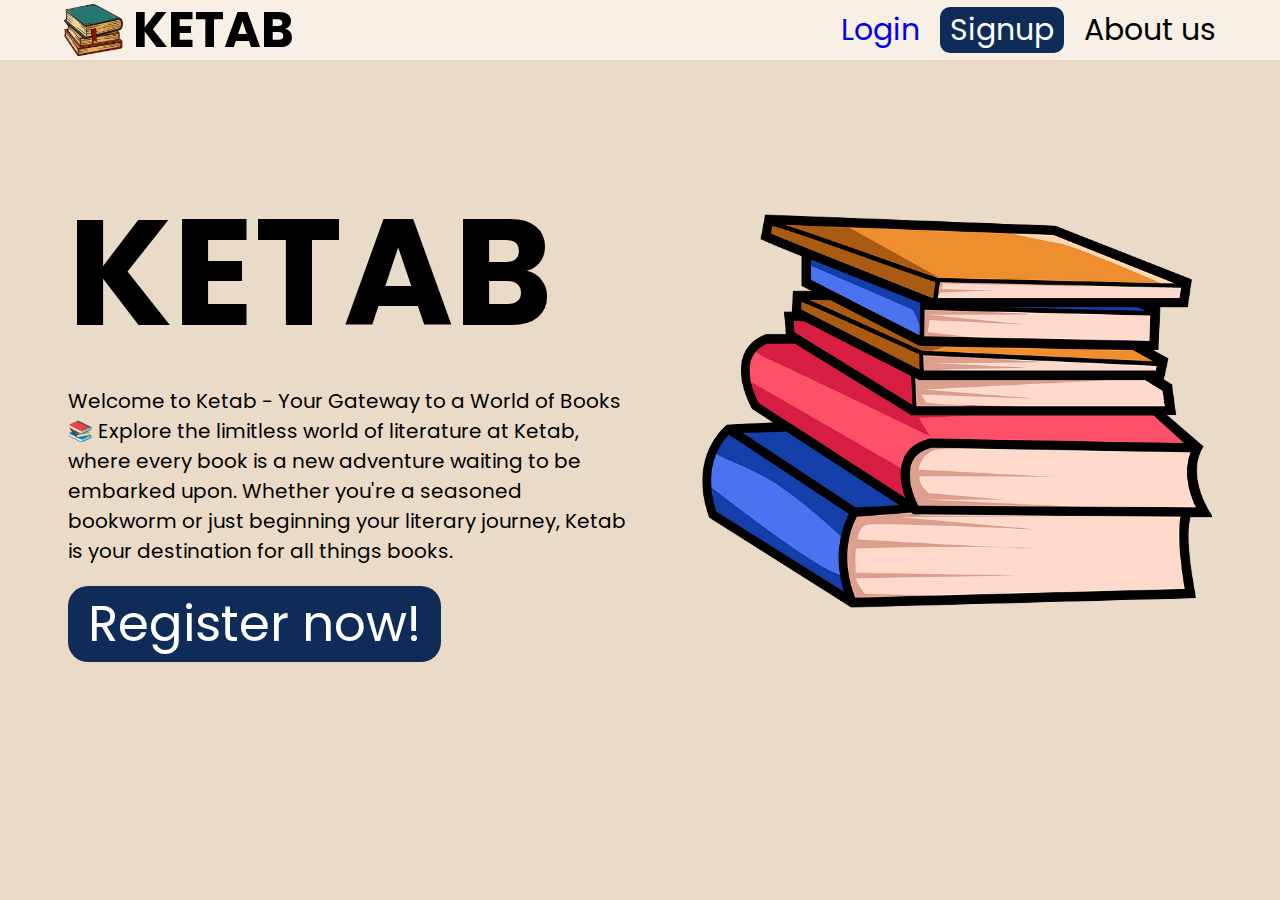
<file: index.html>
<!DOCTYPE html>
<html lang="en">
<head>
    <meta charset="UTF-8">
    <meta name="viewport" content="width=device-width, initial-scale=1.0">
    <title>Document</title>
    <link rel="stylesheet" href="style.css">
    <link rel="preconnect" href="https://fonts.googleapis.com"> 
<link rel="preconnect" href="https://fonts.gstatic.com" crossorigin>
<link href="https://fonts.googleapis.com/css2?family=Poppins:wght@200;300&family=Work+Sans:ital,wght@0,600;1,500&display=swap" rel="stylesheet">
</head>
<body>


    <section>

        <nav>
          <div class="leftside">
            
            <img src="./pngtree-book-clipart-vector-png-image_6653535.png" alt="">
            <h1>KETAB</h1>
          </div>
            <ul>
               <a href="login.php"><li>Login</li></a> 
                <a href="regestration.php"><span><li>Signup</li></span></a>
                <li>About us</li>
            </ul>

        </nav>

    </section>

    <div class="innerbody">

        <div class="leftbody">
            <h1 class="bodytitle">KETAB</h1>
            <p>Welcome to Ketab - Your Gateway to a World of Books<br>

                📚 Explore the limitless world of literature at Ketab, where every book is a new adventure waiting to be embarked upon. Whether you're a seasoned bookworm or just beginning your literary journey, Ketab is your destination for all things books.</p>

                <a href="regestration.php"> <button >
                    Register now!
                </button></a>
        </div>

        <img src="./image_processing20221129-29574-1c5agtj.png" alt="">
    </div>

    
</body>
</html>
</file>
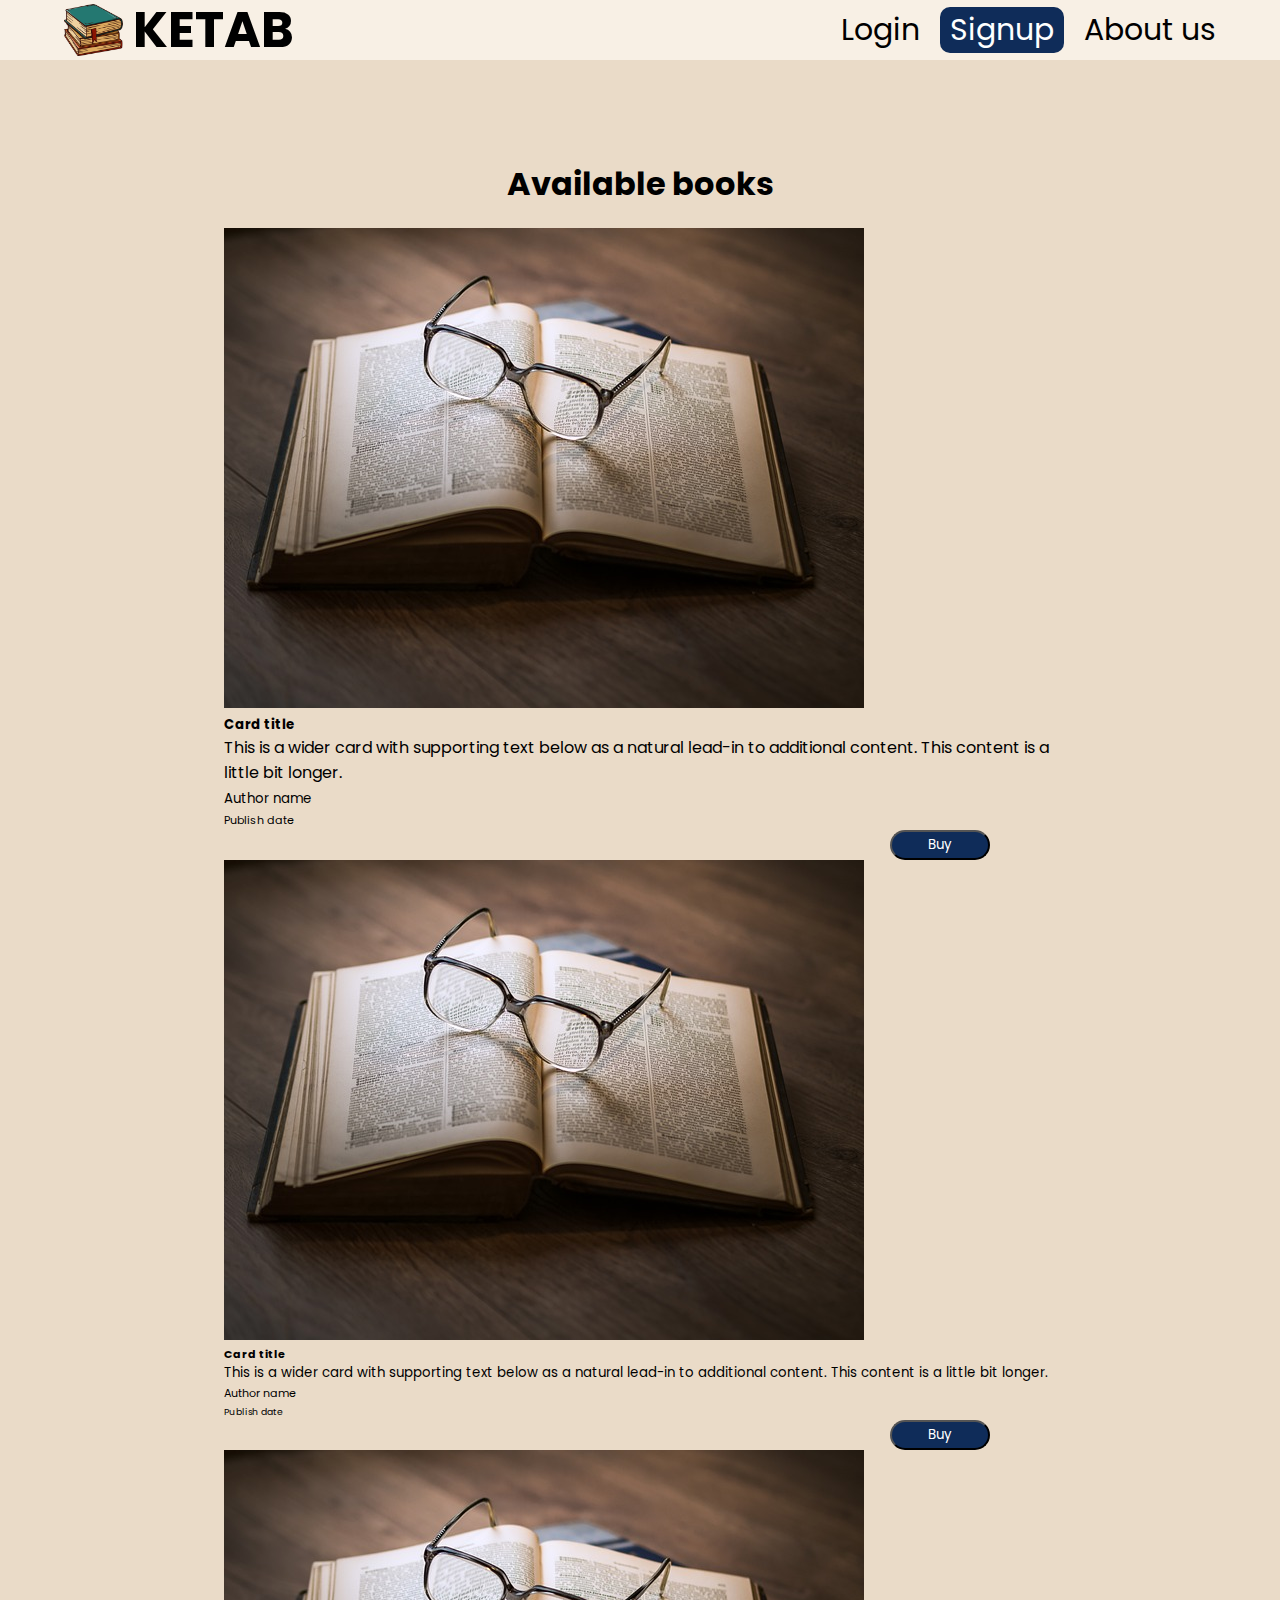
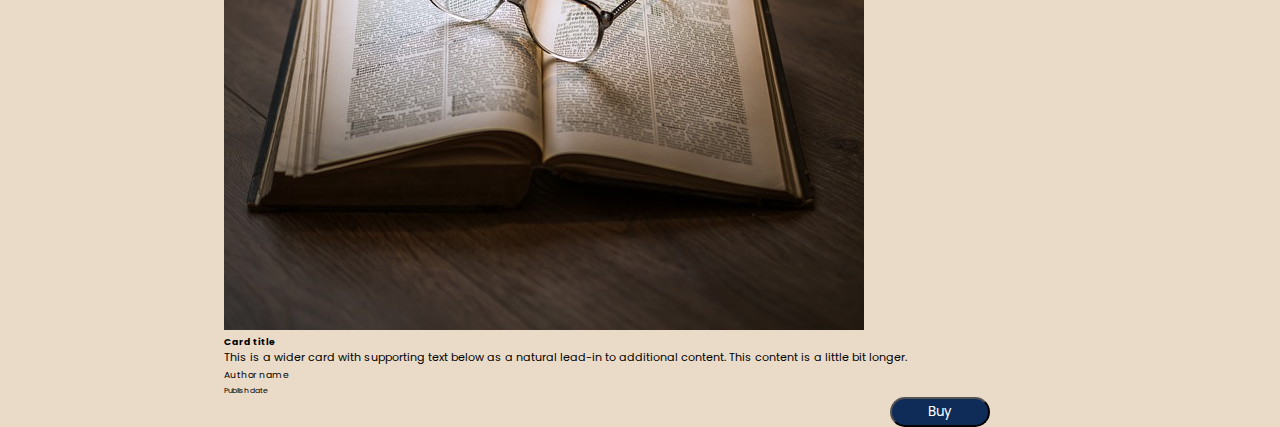
<file: books.html>
<!DOCTYPE html>
<html lang="en">
<head>
    <meta charset="UTF-8">
    <meta name="viewport" content="width=device-width, initial-scale=1.0">
    <title>Document</title>
  
    <link rel="stylesheet" href="books.css">
    <link rel="preconnect" href="https://fonts.googleapis.com"> 
<link rel="preconnect" href="https://fonts.gstatic.com" crossorigin>
<link href="https://fonts.googleapis.com/css2?family=Poppins:wght@200;300&family=Work+Sans:ital,wght@0,600;1,500&display=swap" rel="stylesheet">
<link href="https://cdn.jsdelivr.net/npm/bootstrap@5.3.2/dist/css/bootstrap.min.css" rel="stylesheet" integrity="sha384-T3c6CoIi6uLrA9TneNEoa7RxnatzjcDSCmG1MXxSR1GAsXEV/Dwwykc2MPK8M2HN" crossorigin="anonymous">
</head>
<body>


    <section>

        <nav>
          <div class="leftside">
            
            <img src="./pngtree-book-clipart-vector-png-image_6653535.png" alt="">
            <h1>KETAB</h1>
          </div>
            <ul>
               <a href="login.php"><li>Login</li></a> 
                <a href="index.php"><span><li>Signup</li></span></a>
                <li>About us</li>
            </ul>

        </nav>

    </section>

    <h1 style="display: flex; justify-content: center; margin-bottom: 20px;">Available books</h1>

<div class="books">


<div class="book1">
    
<div class="card mb-3" style="max-width: 1000px;">
    <div class="row g-0">
      <div class="col-md-4">
        <img src="./glasses-1052010_640.jpg" class="img-fluid rounded-start" alt="...">
      </div>
      <div class="col-md-8">
        <div class="card-body">
          <h5 class="card-title">Card title</h5>
          <p class="card-text">This is a wider card with supporting text below as a natural lead-in to additional content. This content is a little bit longer.</p>
          <small class="text-body-secondary">Author name
          <p  class="card-text"><small class="text-body-secondary">Publish date</small></p>
            <button>Buy</button>
            </div>
      </div>
    </div>
  </div>
</div>

<div class="book2">
    
    <div class="card mb-3" style="max-width: 1000px;">
        <div class="row g-0">
          <div class="col-md-4">
            <img src="./glasses-1052010_640.jpg" class="img-fluid rounded-start" alt="...">
          </div>
          <div class="col-md-8">
            <div class="card-body">
              <h5 class="card-title">Card title</h5>
              <p class="card-text">This is a wider card with supporting text below as a natural lead-in to additional content. This content is a little bit longer.</p>
              <small class="text-body-secondary">Author name
              <p  class="card-text"><small class="text-body-secondary">Publish date</small></p>
                <button>Buy</button>
                </div>
          </div>
        </div>
      </div>
    </div>
    
    
    <div class="book2">
    
        <div class="card mb-3" style="max-width: 1000px;">
            <div class="row g-0">
              <div class="col-md-4">
                <img src="./glasses-1052010_640.jpg" class="img-fluid rounded-start" alt="...">
              </div>
              <div class="col-md-8">
                <div class="card-body">
                  <h5 class="card-title">Card title</h5>
                  <p class="card-text">This is a wider card with supporting text below as a natural lead-in to additional content. This content is a little bit longer.</p>
                  <small class="text-body-secondary">Author name
                  <p  class="card-text"><small class="text-body-secondary">Publish date</small></p>
                    <button>Buy</button>
                    </div>
              </div>
            </div>
          </div>
        </div>
        
        






</div>





</body>
</file>
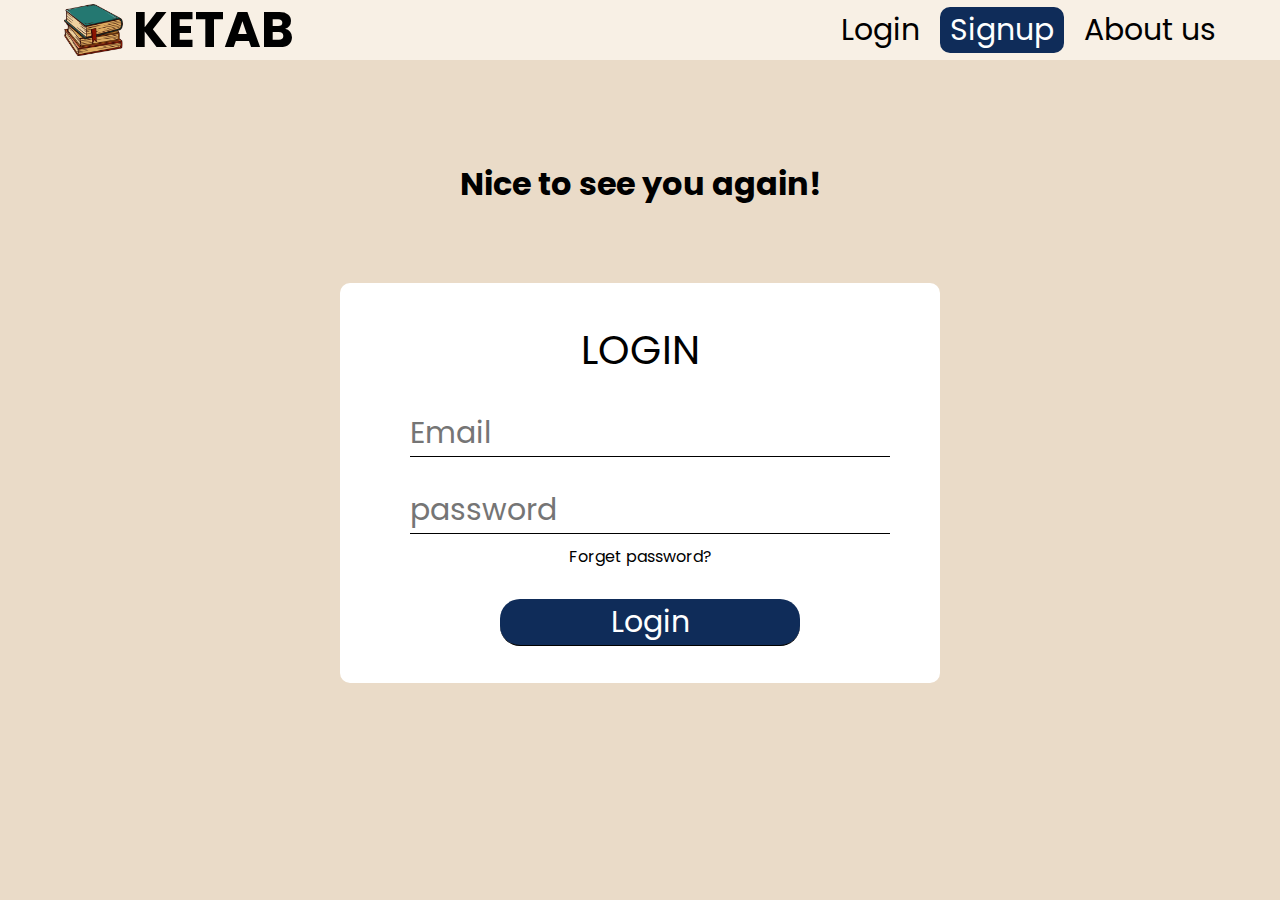
<file: login.html>
<!DOCTYPE html>
<html lang="en">
<head>
    <meta charset="UTF-8">
    <meta name="viewport" content="width=device-width, initial-scale=1.0">
    <link rel="stylesheet" href="login.css">
    <link rel="preconnect" href="https://fonts.gstatic.com" crossorigin>
<link href="https://fonts.googleapis.com/css2?family=Poppins:wght@200;300&family=Work+Sans:ital,wght@0,600;1,500&display=swap" rel="stylesheet">

    <title>Document</title>
</head>
<body>

    <section>

        <nav>
          <div class="leftside">
            
            <img src="./pngtree-book-clipart-vector-png-image_6653535.png" alt="">
            <a href=""><h1>KETAB</a></h1></a>
          </div>
            <ul>
                <li>Login</li>
                <span><li>Signup</li></span>
                <li>About us</li>
            </ul>

        </nav>

    </section>

    <div class="loginform">

        <h1>Nice to see you again!</h1>
        <form action="">

            <p class="login">LOGIN</p>

            <input type="text" placeholder="Email">
            <input type="password" placeholder="password">

            <p class="ff">Forget password?</p>

            <input class="btn" type="submit" value="Login">

        </form>


    </div>



</body>
</html>
</file>
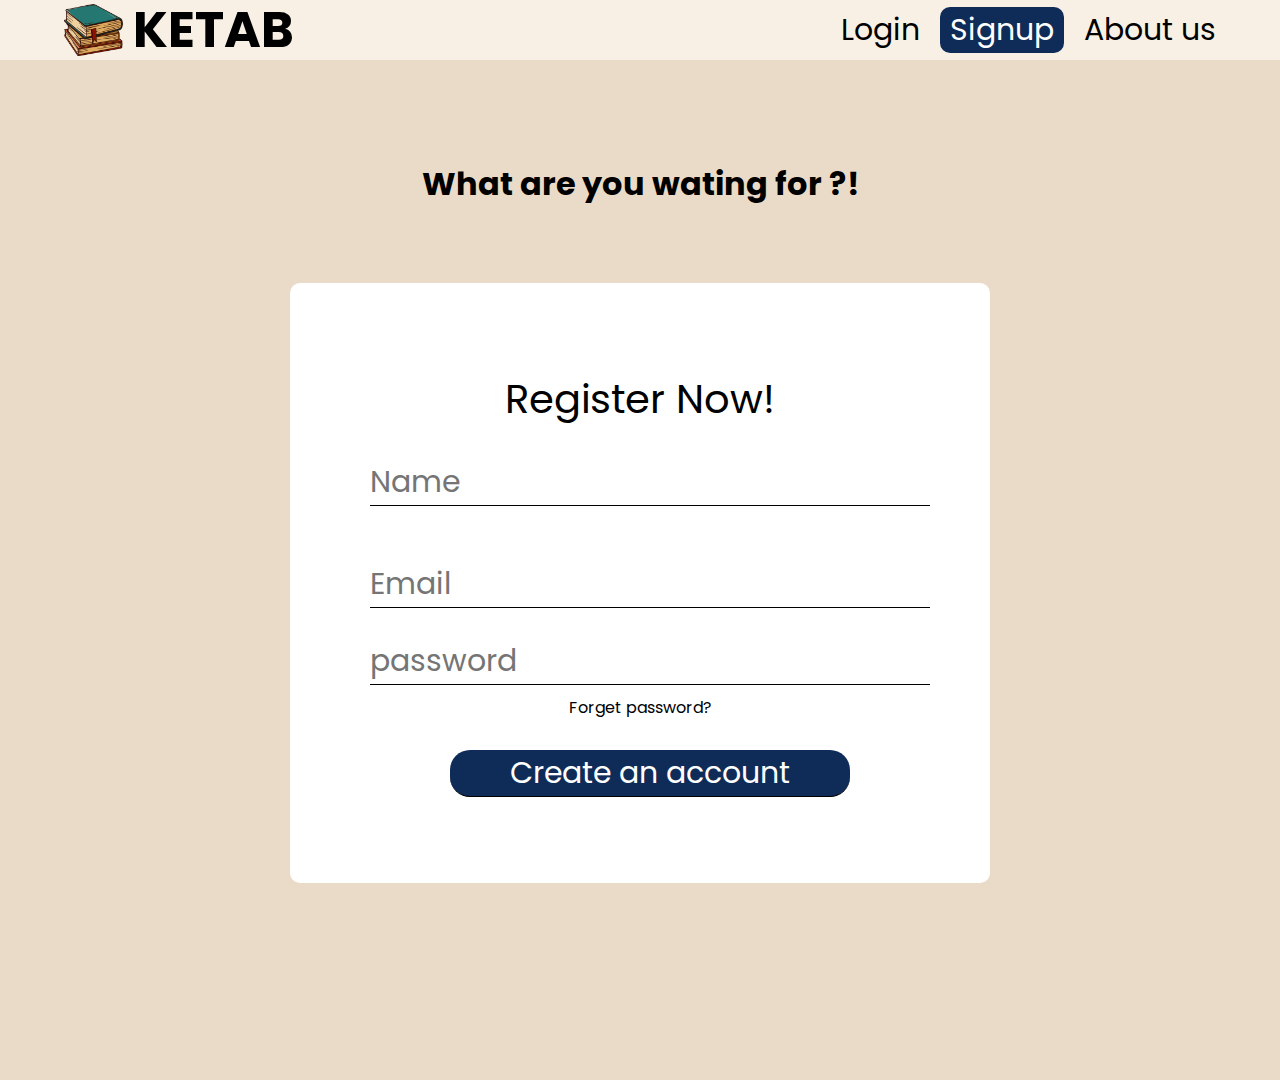
<file: regestration.html>
<!DOCTYPE html>
<html lang="en">
<head>
    <meta charset="UTF-8">
    <meta name="viewport" content="width=device-width, initial-scale=1.0">
    <link rel="stylesheet" href="regestration.css">
    <link rel="preconnect" href="https://fonts.gstatic.com" crossorigin>
<link href="https://fonts.googleapis.com/css2?family=Poppins:wght@200;300&family=Work+Sans:ital,wght@0,600;1,500&display=swap" rel="stylesheet">

    <title>Document</title>
</head>
<body>

    <section>

        <nav>
          <div class="leftside">
            
            <img src="./pngtree-book-clipart-vector-png-image_6653535.png" alt="">
            <h1>KETAB</h1>
          </div>
            <ul>
                <li>Login</li>
                <span><li>Signup</li></span>
                <li>About us</li>
            </ul>

        </nav>

    </section>

    <div class="loginform">

        <h1>What are you wating for ?! </h1>
        <form action="./index.php" method="get">

            <p class="login">Register Now!</p>
            <input type="text" placeholder="Name" name="name">
            <span style="color: red;"><?php echo $nameError; ?></span><br>
            <input type="text" placeholder="Email"name="email">
            <input type="password" placeholder="password" name="password">

            <p class="ff">Forget password?</p>

            <input class="btn" type="submit" name="submit" value="Create an account">

        </form>



    </div>



</body>
</html>
</file>
<file: style.css>
*{
    padding: 0;
    margin: 0;
    box-sizing: border-box;
    font-family: 'Poppins', sans-serif;
}

body{

    background-color: #EADBC8;

}

section{
    background-color: #F8F0E5;
    margin-bottom: 100px;
}
nav{
    display: flex;
    justify-content: space-between;
    height: 60px;
    width: 90%;
    margin: auto;
    align-items: center;
    background-color: #F8F0E5;
}

ul{
    display: flex;
    justify-content: space-around;
    align-items: center;

}

.leftside{
    display: flex;
    align-items: center;

    
}
.leftside h1{
    font-size: 50px;
}

.leftside img{
    width: 59px;
    height: 52px;
    margin-right: 10px;
}

li{
    list-style: none;
    margin-left: 20px;
    font-size: 30px;
    
}

li:hover{
    transform: scale(1.1);
    cursor: pointer;
}
span li{
    background-color: #0F2C59;
    color: white;
    border-radius: 10px;
    padding-left: 10px;
    padding-right: 10px;
}

.innerbody
{
    display: flex;
    height: 100%;
    align-items: center;
    margin-top: 150px;
    width: 95%;
    margin: auto;
    justify-content: space-around;


}

img{
    width: 510px;
    height: 394px;
}

.bodytitle{
    font-size: 150px;
}

.leftbody p{
    width: 563px;
    height: 101;
    font-size: 20px;
}

.innerbody button{
    margin-top: 20px;
    font-size: 50px;
    background-color: #0F2C59;
    border-radius: 20px;
    color: white;
    padding-left: 20px;
    padding-right: 20px;
    border-style:none;
}

.innerbody button:hover{
    transform: scale(0.9);
    cursor: pointer;
}

a{
    text-decoration: none;
}
</file>
<file: books.css>
*{
    padding: 0;
    margin: 0;
    box-sizing: border-box;
    font-family: 'Poppins', sans-serif;
    text-decoration: none;
    color: inherit;
}

body{

    background-color: #EADBC8;

}

section{
    background-color: #F8F0E5;
    margin-bottom: 100px;
}
nav{
    display: flex;
    justify-content: space-between;
    height: 60px;
    width: 90%;
    margin: auto;
    align-items: center;
    background-color: #F8F0E5;
}

ul{
    display: flex;
    justify-content: space-around;
    align-items: center;

}
.leftside{
    display: flex;
    align-items: center;

    
}
.leftside h1{
    font-size: 50px;
}

.leftside img{
    width: 59px;
    height: 52px;
    margin-right: 10px;
}

li{
    list-style: none;
    margin-left: 20px;
    font-size: 30px;
    
}

li:hover{
    transform: scale(1.1);
    cursor: pointer;
}
span li{
    background-color: #0F2C59;
    color: white;
    border-radius: 10px;
    padding-left: 10px;
    padding-right: 10px;
}

.books{
  margin-top: 100px;
display: flex;
flex-direction: column;
width: 65%;
margin: auto;
}

.card-body button{
    margin-left: 80%;
    border-radius: 20px;
    padding-left: 10px;
    padding-right: 10px;
    color :white;
    background-color:#0F2C59;
   width: 100px;
   height: 30px;
}

ul a {
    text-decoration: none;
    color: inherit;
}

a h1{
    text-decoration: none;
    color: inherit;
}
</file>
<file: login.css>
*{
    padding: 0;
    margin: 0;
    box-sizing: border-box;
    font-family: 'Poppins', sans-serif;
}

body{

    background-color: #EADBC8;


}


section{
    background-color: #F8F0E5;
    margin-bottom: 100px;
}
nav{
    display: flex;
    justify-content: space-between;
    height: 60px;
    width: 90%;
    margin: auto;
    align-items: center;
    background-color: #F8F0E5;
}

ul{
    display: flex;
    justify-content: space-around;
    align-items: center;

}

.leftside{
    display: flex;
    align-items: center;

    
}
.leftside h1{
    font-size: 50px;
}

.leftside img{
    width: 59px;
    height: 52px;
    margin-right: 10px;
}

li{
    list-style: none;
    margin-left: 20px;
    font-size: 30px;
    
}

li:hover{
    transform: scale(1.1);
    cursor: pointer;
}
span li{
    background-color: #0F2C59;
    color: white;
    border-radius: 10px;
    padding-left: 10px;
    padding-right: 10px;
}

.loginform{
    display: flex;
    justify-content: center;
    flex-direction: column;
    align-items: center;
}

form{
    margin-top: 75px;

    background-color: white;
    display: flex;
    flex-direction: column;
    width: 600px;
    height: 400px;
    border-radius: 10px;
    align-items: center;
    justify-content: center;
    
}

input{
    width: 80%;
    border: none;
    outline-style: none;
    margin-top: 30px;
    margin-left: 20px;
    font-size: 30px;
    border-bottom: 1px solid black;
    
}

.btn{
   border-radius: 20px;
    width: 300px;
    color: white;
    background-color: #0F2C59;
}

.login {
    font-size: 40px;
}

.btn:hover{
    cursor: pointer;
    transform: scale(1.1);
}
.ff{
    margin-top: 10px;
}

a{
    color: inherit;
    text-decoration: none;
}
</file>
<file: regestration.css>
*{
    padding: 0;
    margin: 0;
    box-sizing: border-box;
    font-family: 'Poppins', sans-serif;
}

body{

    background-color: #EADBC8;
    height: 120vh;
}

section{
    background-color: #F8F0E5;
    margin-bottom: 100px;
}
nav{
    display: flex;
    justify-content: space-between;
    height: 60px;
    width: 90%;
    margin: auto;
    align-items: center;
    background-color: #F8F0E5;
}

ul{
    display: flex;
    justify-content: space-around;
    align-items: center;

}

.leftside{
    display: flex;
    align-items: center;

    
}
.leftside h1{
    font-size: 50px;
}

.leftside img{
    width: 59px;
    height: 52px;
    margin-right: 10px;
}

li{
    list-style: none;
    margin-left: 20px;
    font-size: 30px;
    
}

li:hover{
    transform: scale(1.1);
    cursor: pointer;
}
span li{
    background-color: #0F2C59;
    color: white;
    border-radius: 10px;
    padding-left: 10px;
    padding-right: 10px;
}

.loginform{
    display: flex;
    justify-content: center;
    flex-direction: column;
    align-items: center;
}

form{
    margin-top: 75px;

    background-color: white;
    display: flex;
    flex-direction: column;
    width: 700px;
    height: 600px;
    border-radius: 10px;
    align-items: center;
    justify-content: center;
    
}

input{
    width: 80%;
    border: none;
    outline-style: none;
    margin-top: 30px;
    margin-left: 20px;
    font-size: 30px;
    border-bottom: 1px solid black;
    
}

.btn{
   border-radius: 20px;
    width: 400px;
    color: white;
    background-color: #0F2C59;
}

.login {
    font-size: 40px;
}

.btn:hover{
    cursor: pointer;
    transform: scale(1.1);
}
.ff{
    margin-top: 10px;
}
 ul li a{
    text-decoration: none;
}
</file>
